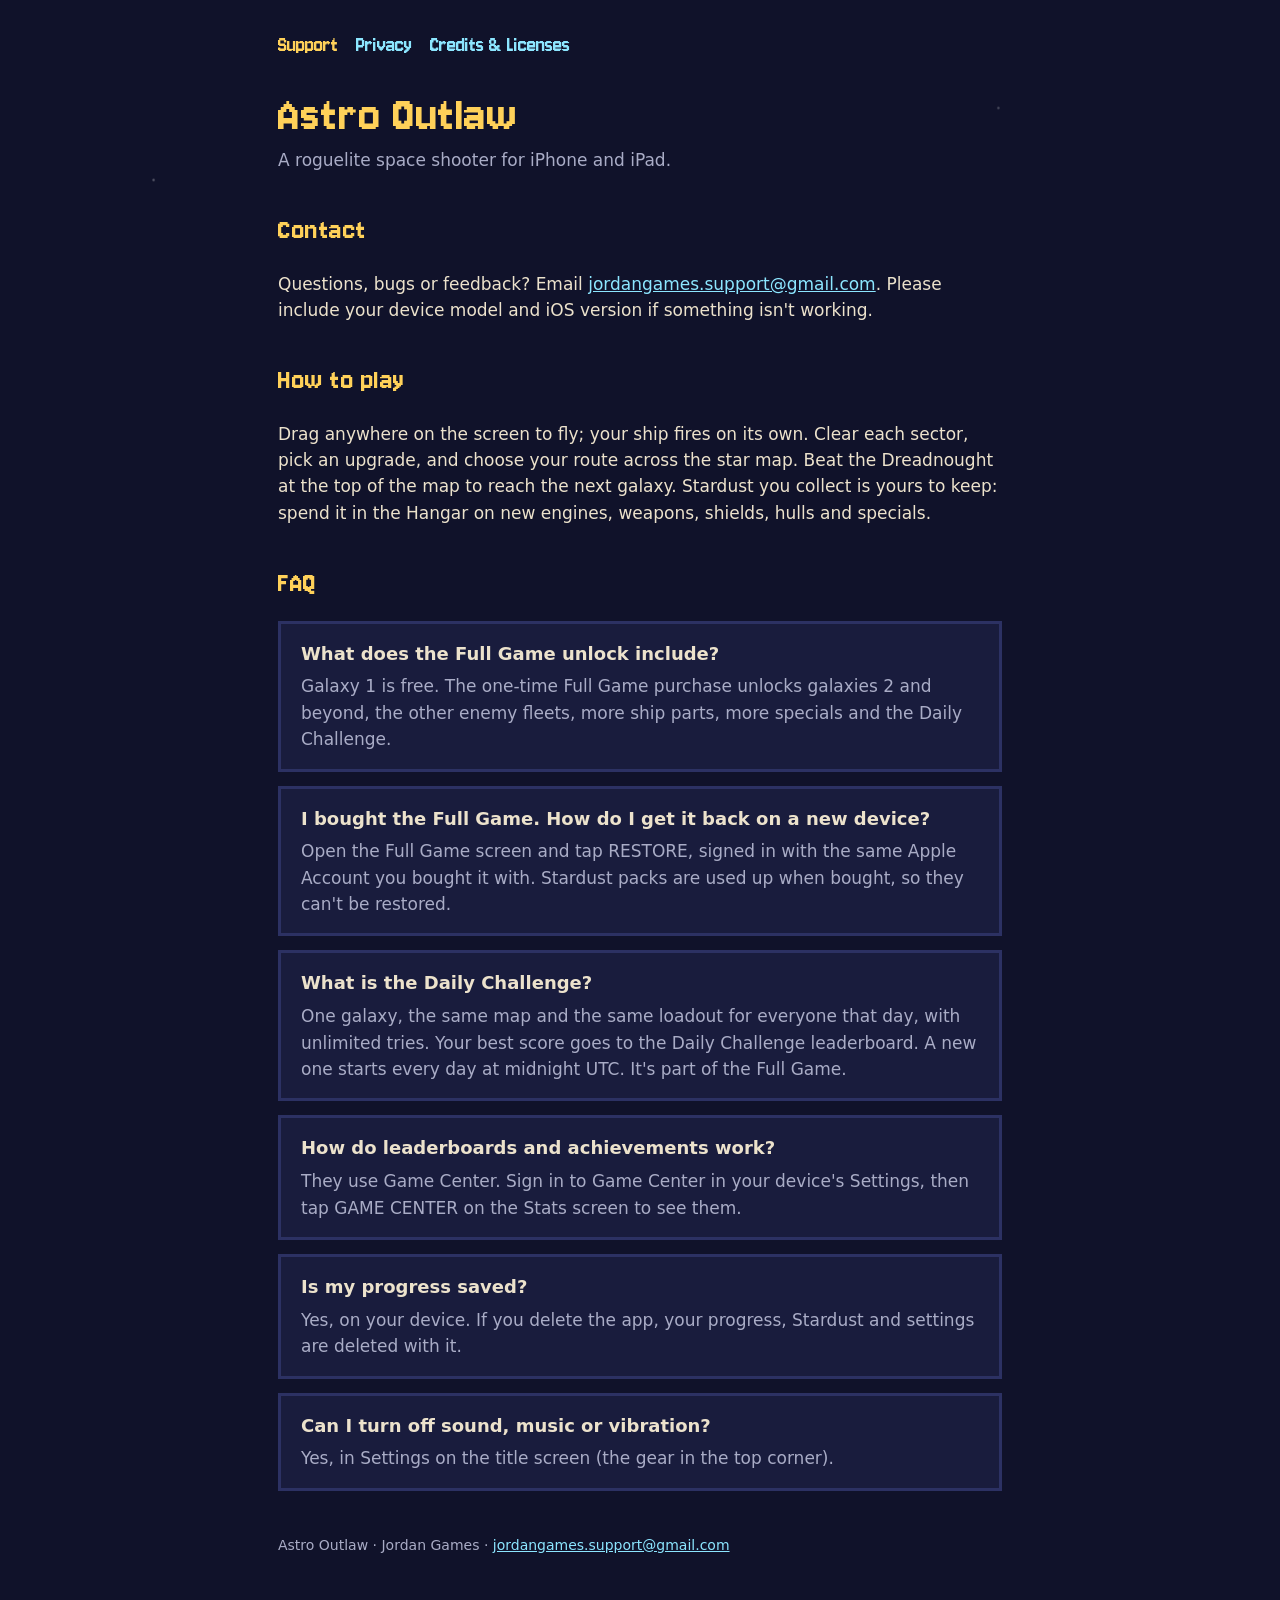
<file: index.html>
<!DOCTYPE html>
<html lang="en">
<head>
<meta charset="utf-8">
<meta name="viewport" content="width=device-width,initial-scale=1">
<title>Astro Outlaw: Support</title>
<link rel="stylesheet" href="style.css">
</head>
<body>
<div class="wrap">
<nav><a href="index.html" aria-current="page">Support</a><a href="privacy.html">Privacy</a><a href="licenses.html">Credits &amp; Licenses</a></nav>
<h1>Astro Outlaw</h1>
<p class="sub">A roguelite space shooter for iPhone and iPad.</p>
<h2>Contact</h2>
<p>Questions, bugs or feedback? Email <a href="mailto:jordangames.support@gmail.com">jordangames.support@gmail.com</a>. Please include your device model and iOS version if something isn't working.</p>
<h2>How to play</h2>
<p>Drag anywhere on the screen to fly; your ship fires on its own. Clear each sector, pick an upgrade, and choose your route across the star map. Beat the Dreadnought at the top of the map to reach the next galaxy. Stardust you collect is yours to keep: spend it in the Hangar on new engines, weapons, shields, hulls and specials.</p>
<h2>FAQ</h2>
<div class="card"><h3>What does the Full Game unlock include?</h3><p>Galaxy 1 is free. The one-time Full Game purchase unlocks galaxies 2 and beyond, the other enemy fleets, more ship parts, more specials and the Daily Challenge.</p></div>
<div class="card"><h3>I bought the Full Game. How do I get it back on a new device?</h3><p>Open the Full Game screen and tap RESTORE, signed in with the same Apple Account you bought it with. Stardust packs are used up when bought, so they can't be restored.</p></div>
<div class="card"><h3>What is the Daily Challenge?</h3><p>One galaxy, the same map and the same loadout for everyone that day, with unlimited tries. Your best score goes to the Daily Challenge leaderboard. A new one starts every day at midnight UTC. It's part of the Full Game.</p></div>
<div class="card"><h3>How do leaderboards and achievements work?</h3><p>They use Game Center. Sign in to Game Center in your device's Settings, then tap GAME CENTER on the Stats screen to see them.</p></div>
<div class="card"><h3>Is my progress saved?</h3><p>Yes, on your device. If you delete the app, your progress, Stardust and settings are deleted with it.</p></div>
<div class="card"><h3>Can I turn off sound, music or vibration?</h3><p>Yes, in Settings on the title screen (the gear in the top corner).</p></div>
<footer>Astro Outlaw &middot; Jordan Games &middot; <a href="mailto:jordangames.support@gmail.com">jordangames.support@gmail.com</a></footer>
</div>
</body>
</html>
</file>
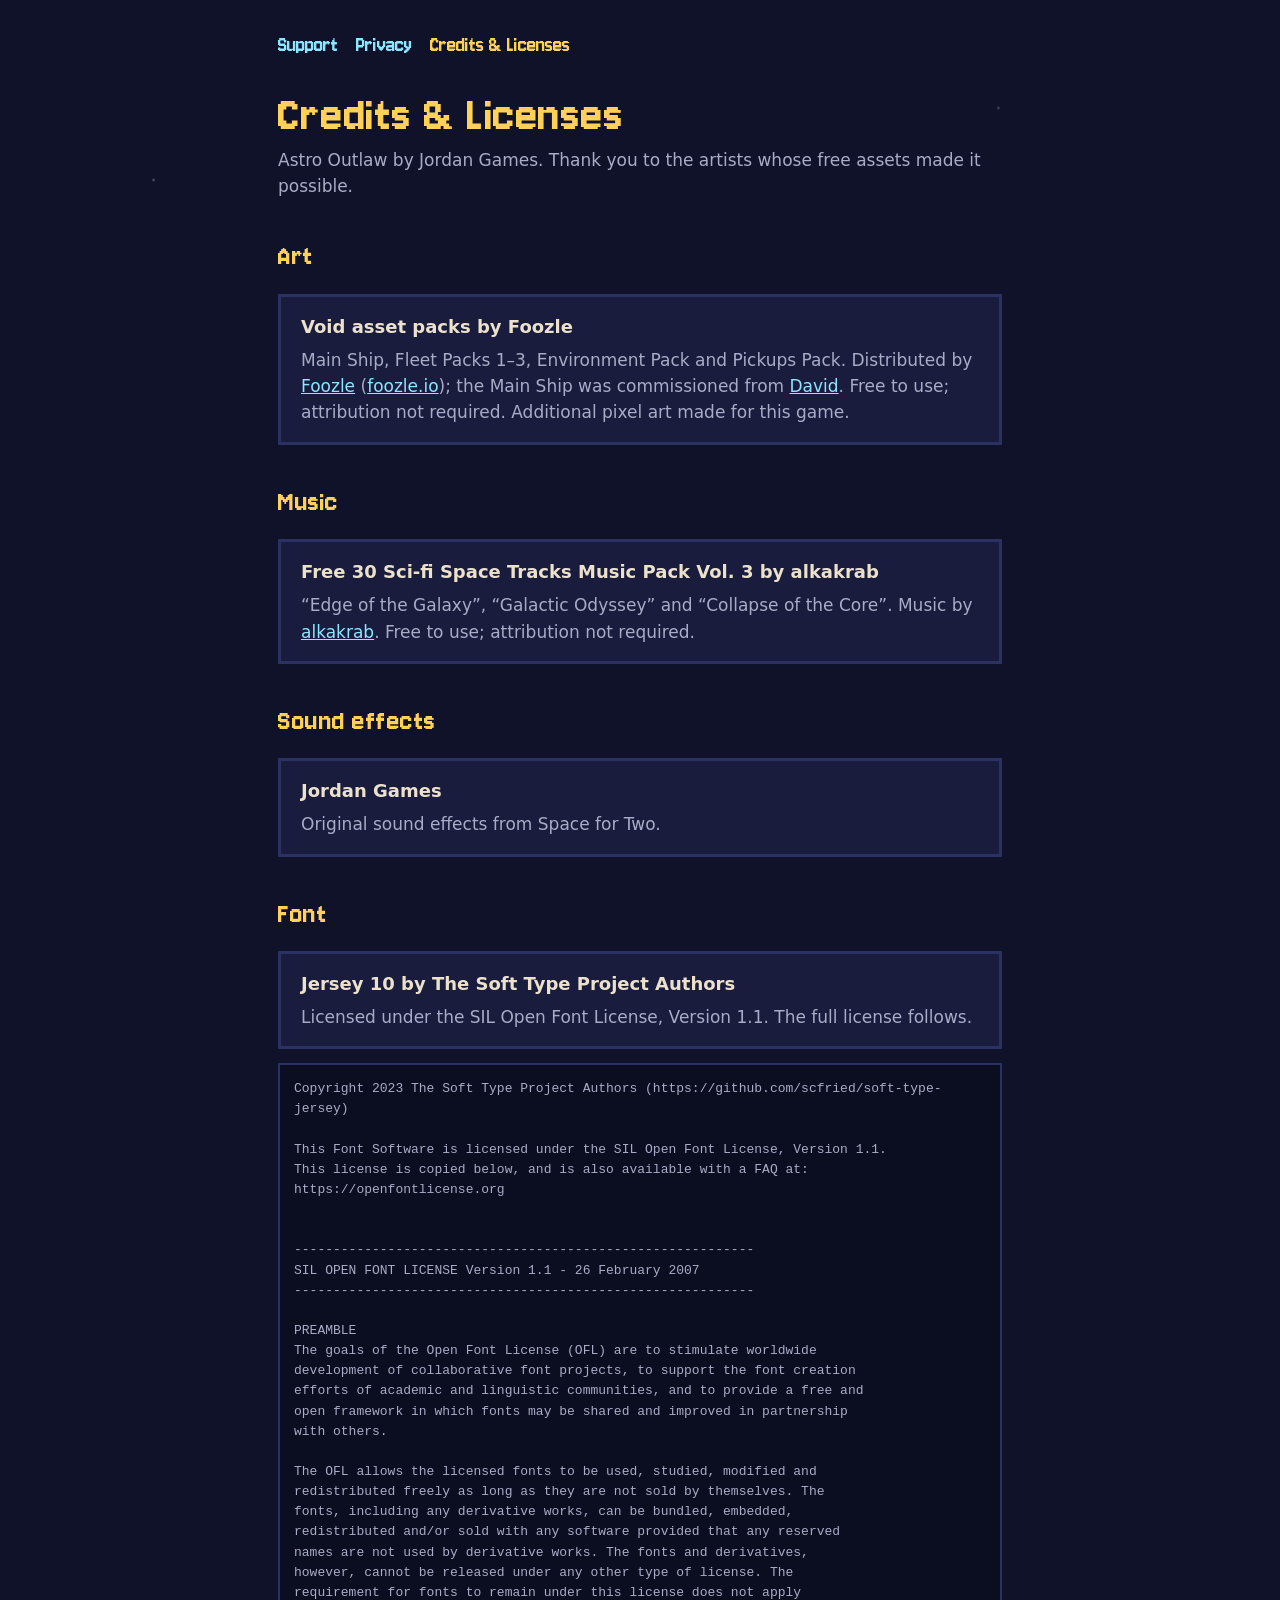
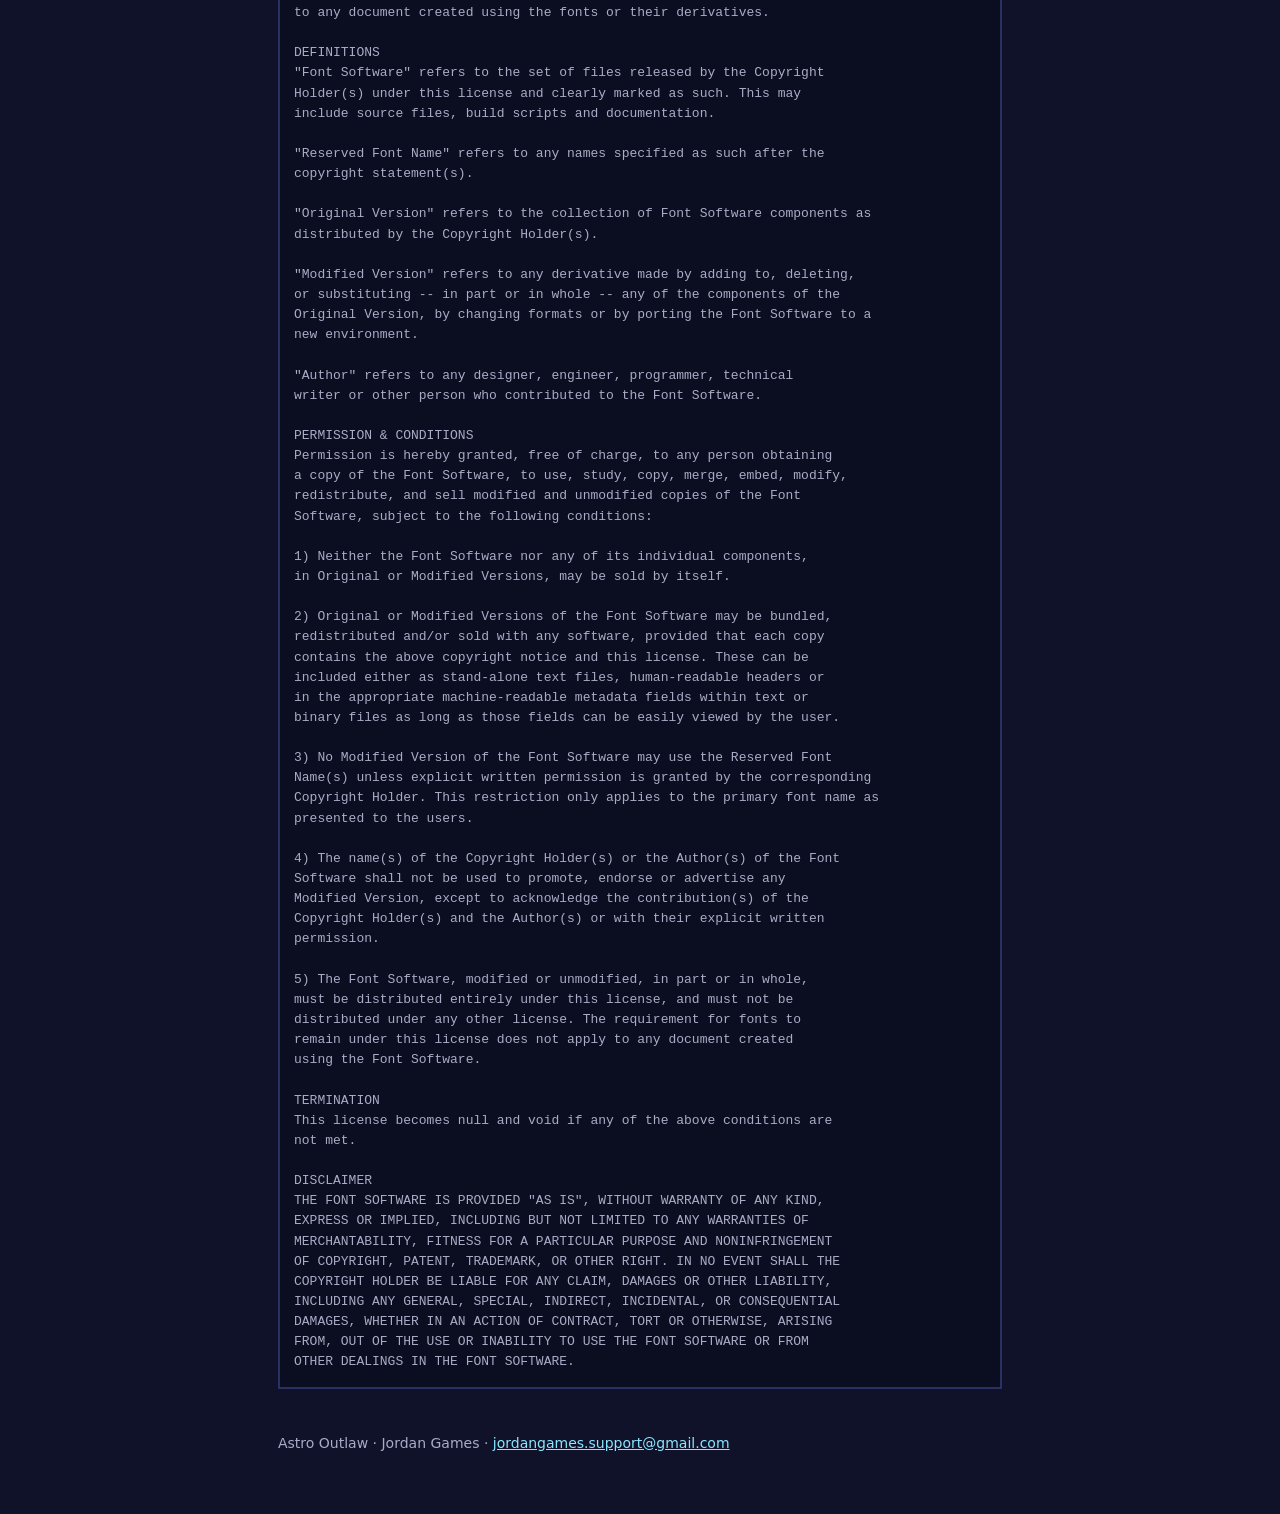
<file: licenses.html>
<!DOCTYPE html>
<html lang="en">
<head>
<meta charset="utf-8">
<meta name="viewport" content="width=device-width,initial-scale=1">
<title>Astro Outlaw: Credits &amp; Licenses</title>
<link rel="stylesheet" href="style.css">
</head>
<body>
<div class="wrap">
<nav><a href="index.html">Support</a><a href="privacy.html">Privacy</a><a href="licenses.html" aria-current="page">Credits &amp; Licenses</a></nav>
<h1>Credits &amp; Licenses</h1>
<p class="sub">Astro Outlaw by Jordan Games. Thank you to the artists whose free assets made it possible.</p>
<h2>Art</h2>
<div class="card"><h3>Void asset packs by Foozle</h3><p>Main Ship, Fleet Packs 1&ndash;3, Environment Pack and Pickups Pack. Distributed by <a href="https://foozlecc.itch.io/">Foozle</a> (<a href="https://www.foozle.io">foozle.io</a>); the Main Ship was commissioned from <a href="https://x.com/chroma_dave">David</a>. Free to use; attribution not required. Additional pixel art made for this game.</p></div>
<h2>Music</h2>
<div class="card"><h3>Free 30 Sci-fi Space Tracks Music Pack Vol. 3 by alkakrab</h3><p>&ldquo;Edge of the Galaxy&rdquo;, &ldquo;Galactic Odyssey&rdquo; and &ldquo;Collapse of the Core&rdquo;. Music by <a href="https://alkakrab.itch.io/">alkakrab</a>. Free to use; attribution not required.</p></div>
<h2>Sound effects</h2>
<div class="card"><h3>Jordan Games</h3><p>Original sound effects from Space for Two.</p></div>
<h2>Font</h2>
<div class="card"><h3>Jersey 10 by The Soft Type Project Authors</h3><p>Licensed under the SIL Open Font License, Version 1.1. The full license follows.</p></div>
<pre>Copyright 2023 The Soft Type Project Authors (https://github.com/scfried/soft-type-jersey)

This Font Software is licensed under the SIL Open Font License, Version 1.1.
This license is copied below, and is also available with a FAQ at:
https://openfontlicense.org


-----------------------------------------------------------
SIL OPEN FONT LICENSE Version 1.1 - 26 February 2007
-----------------------------------------------------------

PREAMBLE
The goals of the Open Font License (OFL) are to stimulate worldwide
development of collaborative font projects, to support the font creation
efforts of academic and linguistic communities, and to provide a free and
open framework in which fonts may be shared and improved in partnership
with others.

The OFL allows the licensed fonts to be used, studied, modified and
redistributed freely as long as they are not sold by themselves. The
fonts, including any derivative works, can be bundled, embedded, 
redistributed and/or sold with any software provided that any reserved
names are not used by derivative works. The fonts and derivatives,
however, cannot be released under any other type of license. The
requirement for fonts to remain under this license does not apply
to any document created using the fonts or their derivatives.

DEFINITIONS
&quot;Font Software&quot; refers to the set of files released by the Copyright
Holder(s) under this license and clearly marked as such. This may
include source files, build scripts and documentation.

&quot;Reserved Font Name&quot; refers to any names specified as such after the
copyright statement(s).

&quot;Original Version&quot; refers to the collection of Font Software components as
distributed by the Copyright Holder(s).

&quot;Modified Version&quot; refers to any derivative made by adding to, deleting,
or substituting -- in part or in whole -- any of the components of the
Original Version, by changing formats or by porting the Font Software to a
new environment.

&quot;Author&quot; refers to any designer, engineer, programmer, technical
writer or other person who contributed to the Font Software.

PERMISSION &amp; CONDITIONS
Permission is hereby granted, free of charge, to any person obtaining
a copy of the Font Software, to use, study, copy, merge, embed, modify,
redistribute, and sell modified and unmodified copies of the Font
Software, subject to the following conditions:

1) Neither the Font Software nor any of its individual components,
in Original or Modified Versions, may be sold by itself.

2) Original or Modified Versions of the Font Software may be bundled,
redistributed and/or sold with any software, provided that each copy
contains the above copyright notice and this license. These can be
included either as stand-alone text files, human-readable headers or
in the appropriate machine-readable metadata fields within text or
binary files as long as those fields can be easily viewed by the user.

3) No Modified Version of the Font Software may use the Reserved Font
Name(s) unless explicit written permission is granted by the corresponding
Copyright Holder. This restriction only applies to the primary font name as
presented to the users.

4) The name(s) of the Copyright Holder(s) or the Author(s) of the Font
Software shall not be used to promote, endorse or advertise any
Modified Version, except to acknowledge the contribution(s) of the
Copyright Holder(s) and the Author(s) or with their explicit written
permission.

5) The Font Software, modified or unmodified, in part or in whole,
must be distributed entirely under this license, and must not be
distributed under any other license. The requirement for fonts to
remain under this license does not apply to any document created
using the Font Software.

TERMINATION
This license becomes null and void if any of the above conditions are
not met.

DISCLAIMER
THE FONT SOFTWARE IS PROVIDED &quot;AS IS&quot;, WITHOUT WARRANTY OF ANY KIND,
EXPRESS OR IMPLIED, INCLUDING BUT NOT LIMITED TO ANY WARRANTIES OF
MERCHANTABILITY, FITNESS FOR A PARTICULAR PURPOSE AND NONINFRINGEMENT
OF COPYRIGHT, PATENT, TRADEMARK, OR OTHER RIGHT. IN NO EVENT SHALL THE
COPYRIGHT HOLDER BE LIABLE FOR ANY CLAIM, DAMAGES OR OTHER LIABILITY,
INCLUDING ANY GENERAL, SPECIAL, INDIRECT, INCIDENTAL, OR CONSEQUENTIAL
DAMAGES, WHETHER IN AN ACTION OF CONTRACT, TORT OR OTHERWISE, ARISING
FROM, OUT OF THE USE OR INABILITY TO USE THE FONT SOFTWARE OR FROM
OTHER DEALINGS IN THE FONT SOFTWARE.
</pre>
<footer>Astro Outlaw &middot; Jordan Games &middot; <a href="mailto:jordangames.support@gmail.com">jordangames.support@gmail.com</a></footer>
</div>
</body>
</html>
</file>
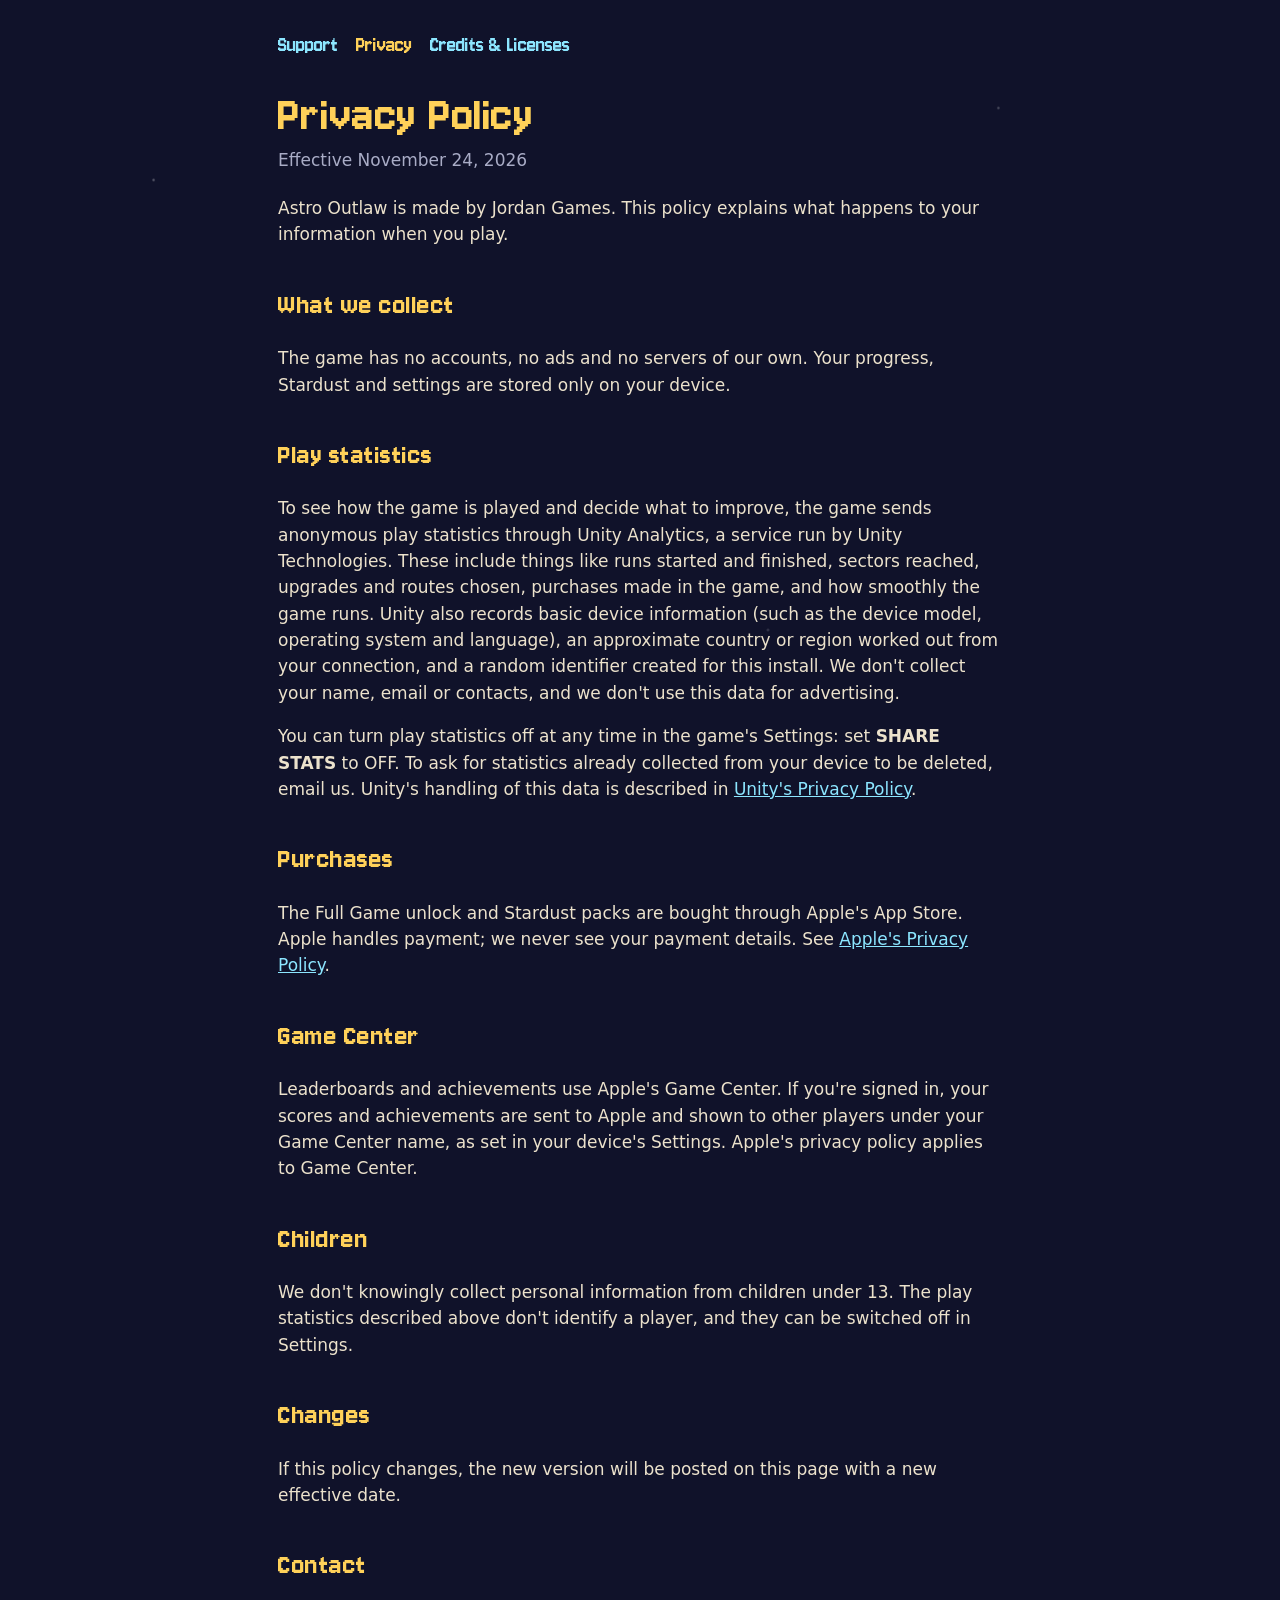
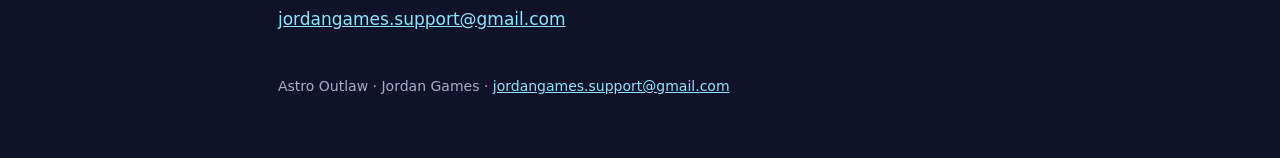
<file: privacy.html>
<!DOCTYPE html>
<html lang="en">
<head>
<meta charset="utf-8">
<meta name="viewport" content="width=device-width,initial-scale=1">
<title>Astro Outlaw: Privacy Policy</title>
<link rel="stylesheet" href="style.css">
</head>
<body>
<div class="wrap">
<nav><a href="index.html">Support</a><a href="privacy.html" aria-current="page">Privacy</a><a href="licenses.html">Credits &amp; Licenses</a></nav>
<h1>Privacy Policy</h1>
<p class="sub">Effective November 24, 2026</p>
<p>Astro Outlaw is made by Jordan Games. This policy explains what happens to your information when you play.</p>
<h2>What we collect</h2>
<p>The game has no accounts, no ads and no servers of our own. Your progress, Stardust and settings are stored only on your device.</p>
<h2>Play statistics</h2>
<p>To see how the game is played and decide what to improve, the game sends anonymous play statistics through Unity Analytics, a service run by Unity Technologies. These include things like runs started and finished, sectors reached, upgrades and routes chosen, purchases made in the game, and how smoothly the game runs. Unity also records basic device information (such as the device model, operating system and language), an approximate country or region worked out from your connection, and a random identifier created for this install. We don't collect your name, email or contacts, and we don't use this data for advertising.</p>
<p>You can turn play statistics off at any time in the game's Settings: set <strong>SHARE STATS</strong> to OFF. To ask for statistics already collected from your device to be deleted, email us. Unity's handling of this data is described in <a href="https://unity.com/legal/game-player-and-app-user-privacy-policy">Unity's Privacy Policy</a>.</p>
<h2>Purchases</h2>
<p>The Full Game unlock and Stardust packs are bought through Apple's App Store. Apple handles payment; we never see your payment details. See <a href="https://www.apple.com/legal/privacy/">Apple's Privacy Policy</a>.</p>
<h2>Game Center</h2>
<p>Leaderboards and achievements use Apple's Game Center. If you're signed in, your scores and achievements are sent to Apple and shown to other players under your Game Center name, as set in your device's Settings. Apple's privacy policy applies to Game Center.</p>
<h2>Children</h2>
<p>We don't knowingly collect personal information from children under 13. The play statistics described above don't identify a player, and they can be switched off in Settings.</p>
<h2>Changes</h2>
<p>If this policy changes, the new version will be posted on this page with a new effective date.</p>
<h2>Contact</h2>
<p><a href="mailto:jordangames.support@gmail.com">jordangames.support@gmail.com</a></p>

<footer>Astro Outlaw &middot; Jordan Games &middot; <a href="mailto:jordangames.support@gmail.com">jordangames.support@gmail.com</a></footer>
</div>
</body>
</html>
</file>
<file: style.css>
/* Astro Outlaw support site: the game's navy space, cream text and gold headings in Jersey 10. */
@font-face { font-family: "Jersey 10"; src: url("Jersey10-Regular.ttf") format("truetype"); font-display: swap; }
:root { --bg: #10122a; --card: #191c3d; --line: #2c3163; --ink: #ece2cc; --muted: #a9acc6; --gold: #ffd159; --cyan: #8ce6ff; }
* { box-sizing: border-box; }
body { margin: 0; background: var(--bg); color: var(--ink); font: 17px/1.55 -apple-system, BlinkMacSystemFont, "Segoe UI", system-ui, sans-serif;
  background-image: radial-gradient(2px 2px at 12% 20%, #ffffff55, transparent), radial-gradient(2px 2px at 78% 12%, #ffffff44, transparent),
  radial-gradient(2px 2px at 60% 70%, #ffffff33, transparent), radial-gradient(2px 2px at 25% 85%, #ffffff33, transparent); background-attachment: fixed; }
.wrap { max-width: 760px; margin: 0 auto; padding: 28px 18px 60px; }
nav { display: flex; gap: 18px; flex-wrap: wrap; margin-bottom: 26px; font-family: "Jersey 10", monospace; font-size: 22px; }
nav a { color: var(--cyan); text-decoration: none; }
nav a[aria-current] { color: var(--gold); }
h1, h2 { font-family: "Jersey 10", monospace; font-weight: 400; color: var(--gold); letter-spacing: .5px; }
h1 { font-size: 52px; margin: 0 0 4px; line-height: 1.05; }
h2 { font-size: 30px; margin: 34px 0 8px; }
.sub { color: var(--muted); margin: 0 0 22px; }
.card { background: var(--card); border: 3px solid var(--line); padding: 16px 20px; margin: 14px 0; }
.card h3 { margin: 0 0 6px; font-size: 18px; color: var(--ink); }
.card p { margin: 0; color: var(--muted); }
a { color: var(--cyan); }
pre { white-space: pre-wrap; background: #0b0d20; border: 2px solid var(--line); padding: 14px; font-size: 13px; color: var(--muted); }
footer { margin-top: 44px; color: var(--muted); font-size: 14px; }
</file>
